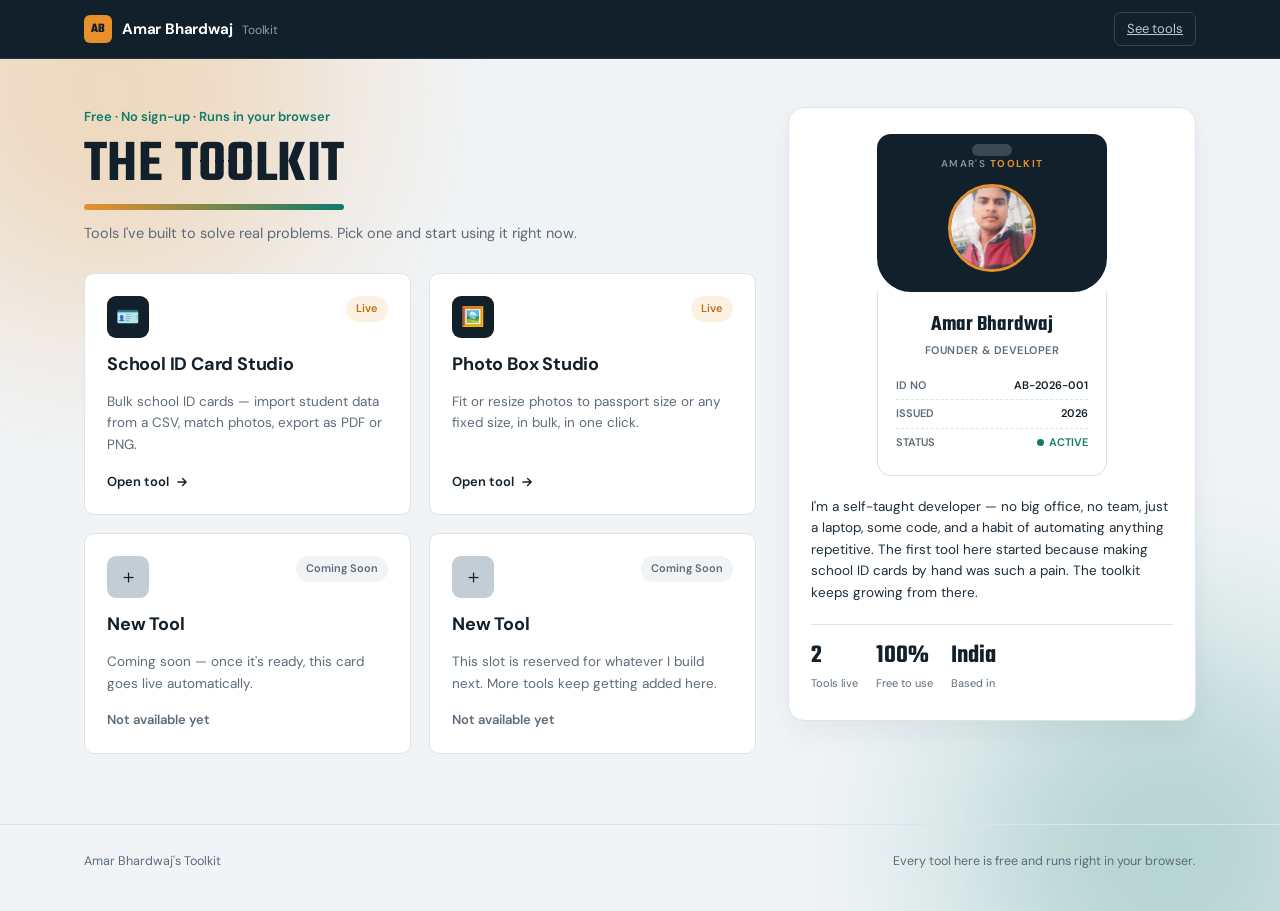
<file: index.html>
<!DOCTYPE html>
<html lang="en">
<head>
<meta charset="utf-8">
<meta name="viewport" content="width=device-width, initial-scale=1">
<title>Amar Bhardwaj — Toolkit</title>
<link rel="preconnect" href="https://fonts.googleapis.com">
<link rel="preconnect" href="https://fonts.gstatic.com" crossorigin>
<link href="https://fonts.googleapis.com/css2?family=DM+Sans:ital,wght@0,400;0,500;0,700;1,400&family=Teko:wght@500;600;700&display=swap" rel="stylesheet">
<link rel="stylesheet" href="style.css">
</head>
<body>

<div class="bg-blob a" aria-hidden="true"></div>
<div class="bg-blob b" aria-hidden="true"></div>

<header class="topbar">
  <div class="wrap">
    <div class="mk">AB</div>
    <div class="tb-name">Amar Bhardwaj <span>Toolkit</span></div>
    <div class="sp"></div>
    <a class="tb-link" href="#tools">See tools</a>
  </div>
</header>

<main class="dash">

  <section class="col-tools" id="tools">
    <div class="tools-head reveal" style="animation-delay:.05s">
      <div class="eyebrow">Free · No sign-up · Runs in your browser</div>
      <h1>The Toolkit</h1>
      <p>Tools I've built to solve real problems. Pick one and start using it right now.</p>
    </div>
    <div class="tool-grid" id="toolGrid"></div>
  </section>

  <aside class="col-about">
    <div class="about-panel reveal-side" style="animation-delay:.15s">
      <div class="badge">
        <div class="badge-top">
          <div class="org">AMAR'S <b>TOOLKIT</b></div>
          <div class="badge-photo"><img src="assets/amar.jpg" alt="Amar Bhardwaj"></div>
        </div>
        <div class="badge-card">
          <div class="badge-name">Amar Bhardwaj</div>
          <div class="badge-role">FOUNDER &amp; DEVELOPER</div>
          <div class="bf"><b>ID NO</b><span>AB-2026-001</span></div>
          <div class="bf"><b>ISSUED</b><span>2026</span></div>
          <div class="bf"><b>STATUS</b><span class="live">ACTIVE</span></div>
        </div>
      </div>

      <p class="about-bio">
        I'm a self-taught developer — no big office, no team, just a laptop, some code, and a habit of
        automating anything repetitive. The first tool here started because making school ID cards by
        hand was such a pain. The toolkit keeps growing from there.
      </p>

      <div class="stat-row">
        <div class="stat"><b id="toolCount">0</b><span>Tools live</span></div>
        <div class="stat"><b>100%</b><span>Free to use</span></div>
        <div class="stat"><b>India</b><span>Based in</span></div>
      </div>
    </div>
  </aside>

</main>

<footer>
  <div class="wrap">
    <p>Amar Bhardwaj's Toolkit</p>
    <p>Every tool here is free and runs right in your browser.</p>
  </div>
</footer>

<script src="script.js"></script>
</body>
</html>
</file>
<file: style.css>
:root{
  --ink:#12202C; --ink-2:#1E2F3D; --ink-3:#5C6B7A;
  --paper:#F1F4F7; --panel:#FFFFFF;
  --line:#DCE3E9; --line-2:#C3CDD6;
  --amber:#E8912B; --amber-soft:#FDF2E2; --amber-deep:#B96E17;
  --teal:#0E7C6B; --teal-soft:#E3F3F0;
  --r:10px;
}
*{box-sizing:border-box;margin:0;padding:0}
html{scroll-behavior:smooth}
body{
  font-family:'DM Sans',system-ui,-apple-system,sans-serif;
  background:var(--paper); color:var(--ink);
  line-height:1.6; -webkit-font-smoothing:antialiased;
  position:relative; overflow-x:hidden;
}
img{max-width:100%;display:block}
a{color:inherit}
.wrap{max-width:1160px;margin:0 auto;padding:0 24px}

/* ===== AMBIENT BACKGROUND ===== */
.bg-blob{
  position:fixed; border-radius:50%; filter:blur(100px); z-index:-1; opacity:.28;
  animation:floatBlob 16s ease-in-out infinite;
}
.bg-blob.a{width:460px;height:460px; background:var(--amber); top:-140px; left:-120px}
.bg-blob.b{width:420px;height:420px; background:var(--teal); bottom:-160px; right:-100px; animation-duration:20s; animation-delay:-6s}
@keyframes floatBlob{
  0%,100%{transform:translate(0,0) scale(1)}
  50%{transform:translate(40px,-26px) scale(1.06)}
}

/* ===== TOPBAR ===== */
.topbar{
  background:var(--ink); color:#fff;
  position:sticky; top:0; z-index:40;
  border-bottom:1px solid rgba(255,255,255,.08);
}
.topbar .wrap{ height:58px; display:flex; align-items:center; gap:10px; }
.topbar .mk{
  width:28px;height:28px;border-radius:6px;background:var(--amber);
  display:grid;place-items:center;color:var(--ink);font-weight:800;font-size:13px;
  font-family:'Teko',sans-serif; letter-spacing:.5px;
}
.topbar .tb-name{font-weight:700;font-size:15px;letter-spacing:-.2px}
.topbar .tb-name span{font-weight:400;color:rgba(255,255,255,.55);font-size:12px;margin-left:6px}
.topbar .sp{flex:1}
.topbar .tb-link{
  font-size:13px;color:rgba(255,255,255,.75);padding:6px 12px;border-radius:7px;
  border:1px solid rgba(255,255,255,.16); transition:background .2s,color .2s;
}
.topbar .tb-link:hover{color:#fff;background:rgba(255,255,255,.08)}

/* ===== DASHBOARD ===== */
.dash{
  max-width:1160px;margin:0 auto;padding:48px 24px 70px;
  display:grid; grid-template-columns:1.65fr 1fr; gap:32px; align-items:start;
}
.col-tools{order:1}
.col-about{order:2; position:sticky; top:80px}
@media(max-width:900px){
  .dash{grid-template-columns:1fr}
  .col-about{position:static}
}

/* ---- Tools heading (the hero) ---- */
.tools-head{margin-bottom:28px}
.tools-head .eyebrow{font-size:13px; color:var(--teal); font-weight:600; margin-bottom:8px}
.tools-head h1{
  font-family:'Teko',sans-serif; font-weight:600; letter-spacing:.4px;
  font-size:clamp(42px,5.5vw,60px); line-height:1; text-transform:uppercase;
  display:inline-block; position:relative;
}
.tools-head h1::after{
  content:''; display:block; height:6px; margin-top:8px; border-radius:6px;
  background:linear-gradient(90deg, var(--amber), var(--teal), var(--amber));
  background-size:200% 100%; animation:shimmer 4s ease-in-out infinite;
}
@keyframes shimmer{
  0%{background-position:0% 50%} 50%{background-position:100% 50%} 100%{background-position:0% 50%}
}
.tools-head p{color:var(--ink-3); font-size:14.5px; margin-top:12px; max-width:52ch}

/* ---- Entrance animation ---- */
@keyframes riseIn{ from{opacity:0; transform:translateY(18px)} to{opacity:1; transform:translateY(0)} }
@keyframes slideInR{ from{opacity:0; transform:translateX(24px)} to{opacity:1; transform:translateX(0)} }
.reveal{animation:riseIn .6s cubic-bezier(.2,.7,.3,1) both}
.reveal-side{animation:slideInR .6s cubic-bezier(.2,.7,.3,1) both}

/* ===== TOOL GRID ===== */
.tool-grid{display:grid; grid-template-columns:repeat(2,1fr); gap:18px}
@media(max-width:620px){.tool-grid{grid-template-columns:1fr}}

.tool-card{
  --x:50%; --y:50%;
  background:var(--panel); border:1px solid var(--line); border-radius:var(--r);
  padding:22px; display:flex; flex-direction:column; gap:12px;
  text-decoration:none; color:inherit; position:relative; overflow:hidden;
  transition:transform .25s ease, box-shadow .25s ease, border-color .25s ease;
}
.tool-card.active:hover{
  transform:translateY(-4px);
  box-shadow:0 16px 34px rgba(18,32,44,.14);
  border-color:transparent;
}
.tool-card.active::before{
  content:''; position:absolute; inset:0; border-radius:inherit; padding:1.4px;
  background:radial-gradient(280px circle at var(--x) var(--y), var(--amber), transparent 65%);
  -webkit-mask:linear-gradient(#000 0 0) content-box, linear-gradient(#000 0 0);
  -webkit-mask-composite:xor; mask-composite:exclude;
  opacity:0; transition:opacity .3s ease; pointer-events:none;
}
.tool-card.active:hover::before{opacity:1}
.tool-card.locked{opacity:.55; cursor:not-allowed}

.tc-top{display:flex; align-items:flex-start; justify-content:space-between; gap:10px}
.tc-icon{
  width:42px; height:42px; border-radius:9px; background:var(--ink);
  display:grid; place-items:center; font-size:19px; flex:none;
  transition:transform .3s ease;
}
.tool-card.active:hover .tc-icon{transform:rotate(-8deg) scale(1.05)}
.tool-card.locked .tc-icon{background:var(--line-2)}
.tag{
  font-size:11px; font-weight:600; padding:4px 10px; border-radius:20px;
  background:var(--amber-soft); color:var(--amber-deep);
}
.tag.soon{background:var(--paper); color:var(--ink-3)}
.tc-name{font-size:18px; font-weight:700; letter-spacing:-.2px}
.tc-desc{font-size:13.5px; color:var(--ink-3); flex:1}
.tc-cta{
  font-size:13px; font-weight:600; color:var(--ink); display:flex; align-items:center; gap:6px;
  margin-top:4px;
}
.tool-card.active:hover .tc-cta{color:var(--amber-deep)}
.tc-cta svg{transition:transform .2s ease}
.tool-card.active:hover .tc-cta svg{transform:translateX(3px)}

/* ===== ABOUT SIDEBAR ===== */
.about-panel{
  background:var(--panel); border:1px solid var(--line); border-radius:16px;
  padding:26px 22px; box-shadow:0 10px 30px rgba(18,32,44,.06);
}

/* ---- ID Badge ---- */
.badge{position:relative; margin:0 auto 20px; width:100%; max-width:230px}
.badge-top{
  background:var(--ink); color:#fff; padding:22px 18px 20px; border-radius:14px 14px 34px 34px;
  text-align:center; position:relative;
}
.badge-top::before{
  content:''; position:absolute; top:10px; left:50%; transform:translateX(-50%);
  width:40px; height:12px; border-radius:20px; background:rgba(255,255,255,.18);
}
.badge-top .org{font-size:10px; letter-spacing:1.4px; color:rgba(255,255,255,.5); font-weight:600}
.badge-top .org b{color:var(--amber)}
.badge-photo{
  width:88px; height:88px; border-radius:50%; overflow:hidden;
  margin:12px auto 0; border:3px solid var(--amber); background:var(--paper);
}
.badge-photo img{width:100%;height:100%;object-fit:cover}
.badge-card{
  background:var(--panel); border:1px solid var(--line); border-top:none;
  border-radius:0 0 14px 14px; padding:16px 18px 18px; margin-top:-1px;
}
.badge-name{font-family:'Teko',sans-serif; font-size:22px; font-weight:600; text-align:center}
.badge-role{text-align:center; font-size:11px; color:var(--ink-3); font-weight:600; letter-spacing:.5px; margin-bottom:12px}
.bf{display:flex; justify-content:space-between; font-size:11px; border-bottom:1px dashed var(--line); padding:5px 0}
.bf:last-child{border-bottom:none}
.bf b{color:var(--ink-3); font-weight:600}
.bf span{font-weight:600}
.bf .live{color:var(--teal); display:flex; align-items:center; gap:5px}
.bf .live::before{
  content:''; width:7px; height:7px; border-radius:50%; background:var(--teal);
  animation:pulseDot 2s infinite;
}
@keyframes pulseDot{
  0%{box-shadow:0 0 0 0 rgba(14,124,107,.45)}
  70%{box-shadow:0 0 0 7px rgba(14,124,107,0)}
  100%{box-shadow:0 0 0 0 rgba(14,124,107,0)}
}

/* ---- Bio + stats ---- */
.about-bio{font-size:13.5px; color:var(--ink-2); margin-top:18px}
.stat-row{display:flex; gap:18px; margin-top:20px; padding-top:18px; border-top:1px solid var(--line); flex-wrap:wrap}
.stat b{display:block; font-family:'Teko',sans-serif; font-size:26px; font-weight:600; color:var(--ink); line-height:1}
.stat span{font-size:11px; color:var(--ink-3)}

/* ===== FOOTER ===== */
footer{border-top:1px solid var(--line); padding:26px 0 40px}
footer .wrap{display:flex; justify-content:space-between; align-items:center; flex-wrap:wrap; gap:10px}
footer p{font-size:12.5px; color:var(--ink-3)}

@media (prefers-reduced-motion: reduce){
  .bg-blob{animation:none}
  .tools-head h1::after{animation:none}
  .reveal,.reveal-side{animation:none}
  .bf .live::before{animation:none}
}
</file>
